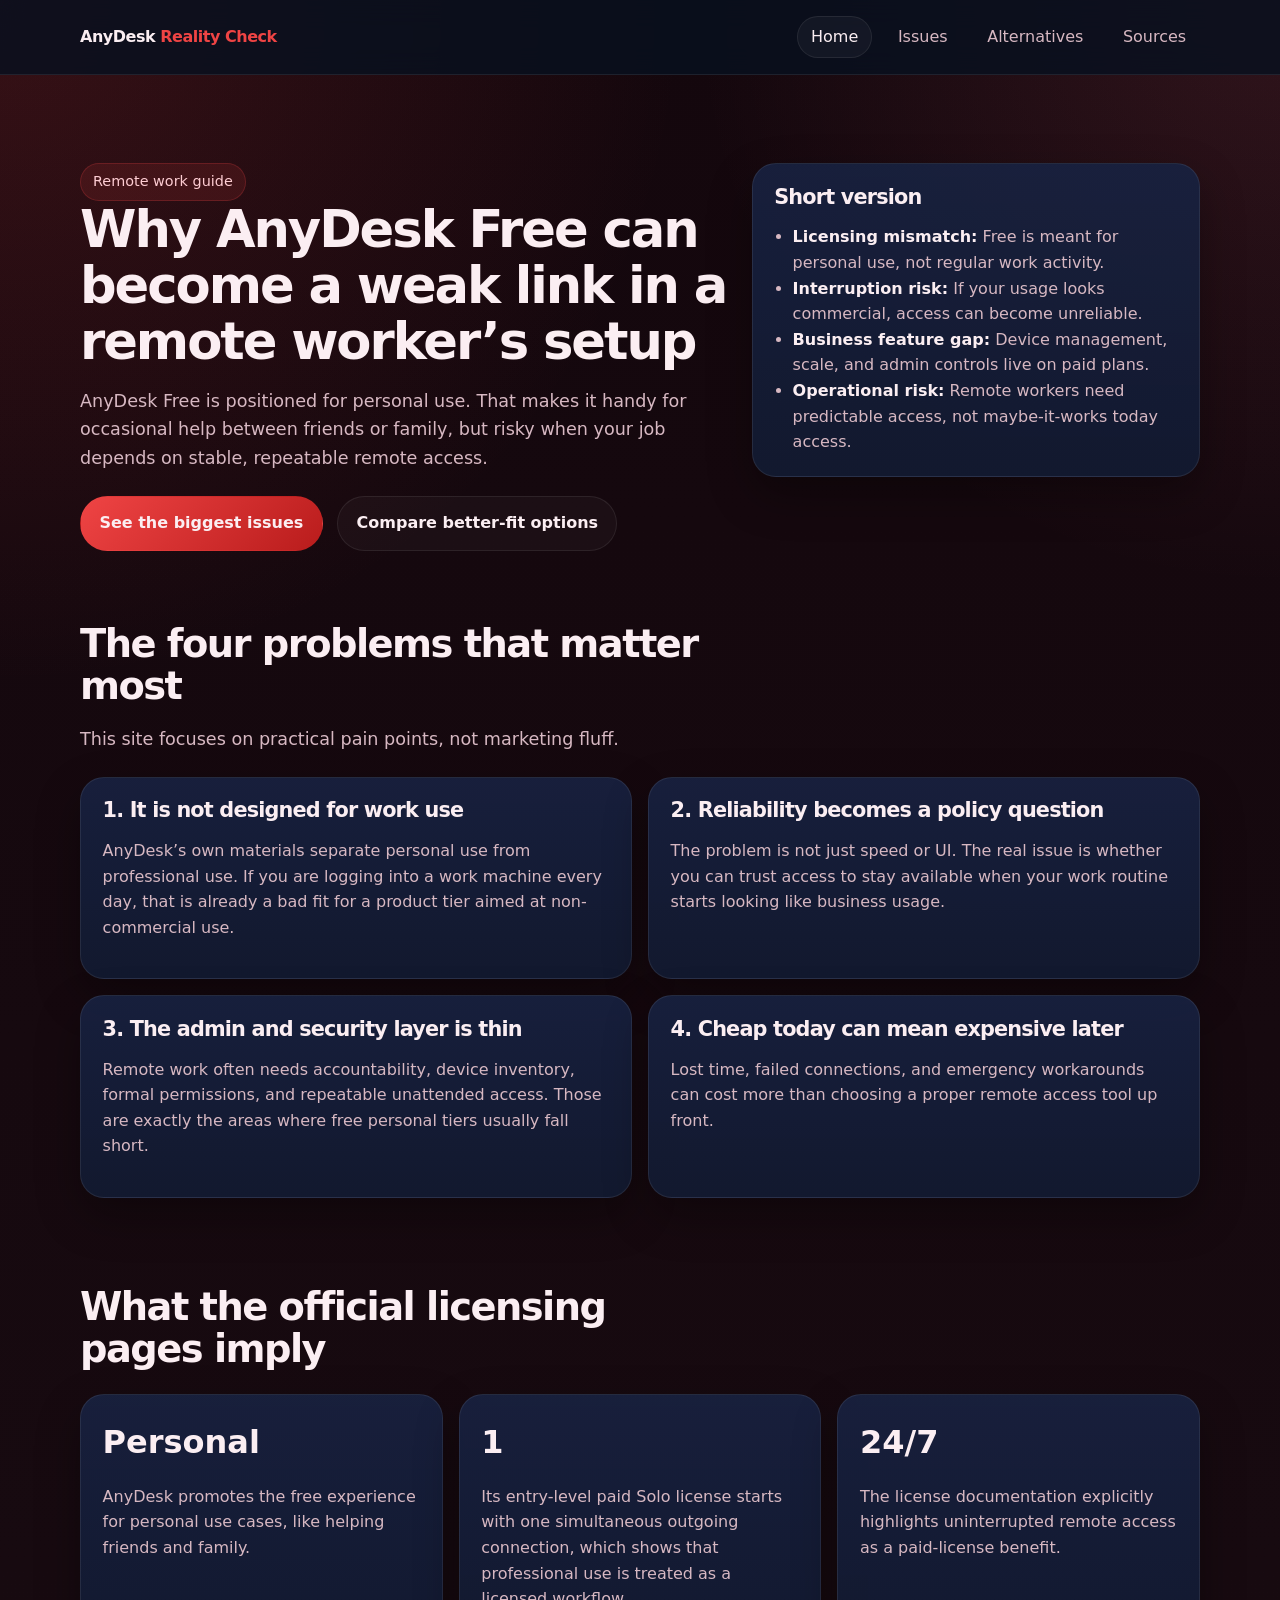
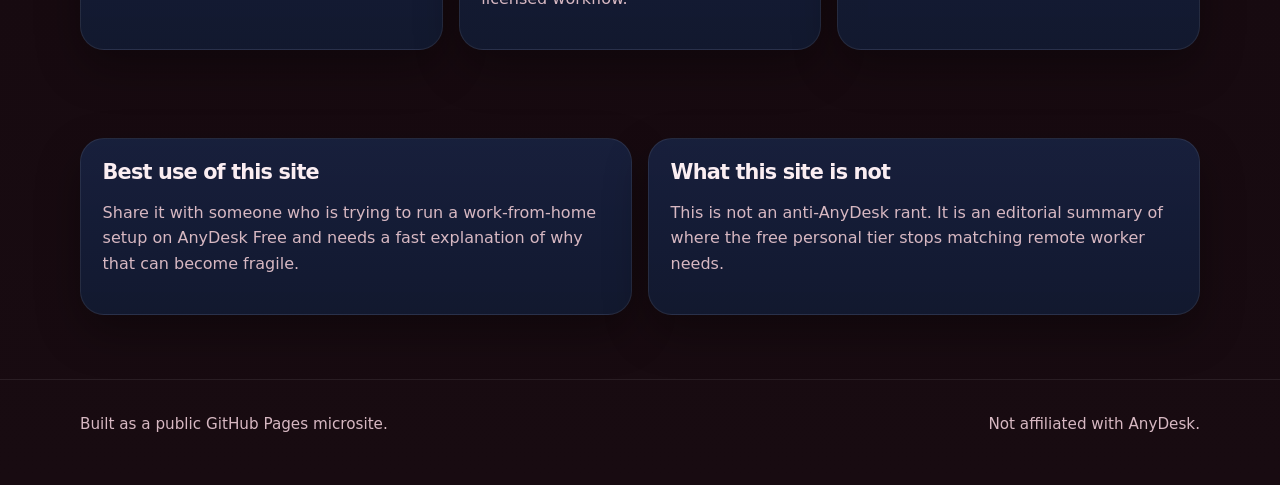
<file: index.html>
<!DOCTYPE html>
<html lang="en">
<head>
  <meta charset="UTF-8">
  <meta name="viewport" content="width=device-width, initial-scale=1.0">
  <title>AnyDesk Free Tier and Remote Work</title>
  <meta name="description" content="A practical guide to the biggest pain points remote workers hit when relying on AnyDesk Free for everyday work.">
  <link rel="stylesheet" href="styles.css">
</head>
<body>
  <header class="site-header">
    <div class="container nav-wrap">
      <a class="brand" href="index.html">AnyDesk <span>Reality Check</span></a>
      <nav>
        <a class="active" href="index.html">Home</a>
        <a href="issues.html">Issues</a>
        <a href="alternatives.html">Alternatives</a>
        <a href="sources.html">Sources</a>
      </nav>
    </div>
  </header>

  <main>
    <section class="hero">
      <div class="container hero-grid">
        <div>
          <div class="kicker">Remote work guide</div>
          <h1>Why AnyDesk Free can become a weak link in a remote worker’s setup</h1>
          <p class="lead">
            AnyDesk Free is positioned for personal use. That makes it handy for occasional help between friends or family, but risky when your job depends on stable, repeatable remote access.
          </p>
          <div class="cta-row">
            <a class="button primary" href="issues.html">See the biggest issues</a>
            <a class="button" href="alternatives.html">Compare better-fit options</a>
          </div>
        </div>

        <aside class="card hero-panel">
          <h3>Short version</h3>
          <ul>
            <li><strong>Licensing mismatch:</strong> Free is meant for personal use, not regular work activity.</li>
            <li><strong>Interruption risk:</strong> If your usage looks commercial, access can become unreliable.</li>
            <li><strong>Business feature gap:</strong> Device management, scale, and admin controls live on paid plans.</li>
            <li><strong>Operational risk:</strong> Remote workers need predictable access, not maybe-it-works today access.</li>
          </ul>
        </aside>
      </div>
    </section>

    <section class="section">
      <div class="container">
        <div class="section-heading">
          <h2>The four problems that matter most</h2>
          <p class="lead">This site focuses on practical pain points, not marketing fluff.</p>
        </div>

        <div class="grid-2">
          <article class="card">
            <h3>1. It is not designed for work use</h3>
            <p>
              AnyDesk’s own materials separate personal use from professional use. If you are logging into a work machine every day, that is already a bad fit for a product tier aimed at non-commercial use.
            </p>
          </article>

          <article class="card">
            <h3>2. Reliability becomes a policy question</h3>
            <p>
              The problem is not just speed or UI. The real issue is whether you can trust access to stay available when your work routine starts looking like business usage.
            </p>
          </article>

          <article class="card">
            <h3>3. The admin and security layer is thin</h3>
            <p>
              Remote work often needs accountability, device inventory, formal permissions, and repeatable unattended access. Those are exactly the areas where free personal tiers usually fall short.
            </p>
          </article>

          <article class="card">
            <h3>4. Cheap today can mean expensive later</h3>
            <p>
              Lost time, failed connections, and emergency workarounds can cost more than choosing a proper remote access tool up front.
            </p>
          </article>
        </div>
      </div>
    </section>

    <section class="section">
      <div class="container">
        <div class="section-heading">
          <h2>What the official licensing pages imply</h2>
        </div>

        <div class="grid-3">
          <article class="stat">
            <div class="stat-number">Personal</div>
            <p>AnyDesk promotes the free experience for personal use cases, like helping friends and family.</p>
          </article>

          <article class="stat">
            <div class="stat-number">1</div>
            <p>Its entry-level paid Solo license starts with one simultaneous outgoing connection, which shows that professional use is treated as a licensed workflow.</p>
          </article>

          <article class="stat">
            <div class="stat-number">24/7</div>
            <p>The license documentation explicitly highlights uninterrupted remote access as a paid-license benefit.</p>
          </article>
        </div>
      </div>
    </section>

    <section class="section">
      <div class="container grid-2">
        <article class="note-box">
          <h3>Best use of this site</h3>
          <p>
            Share it with someone who is trying to run a work-from-home setup on AnyDesk Free and needs a fast explanation of why that can become fragile.
          </p>
        </article>

        <article class="note-box">
          <h3>What this site is not</h3>
          <p>
            This is not an anti-AnyDesk rant. It is an editorial summary of where the free personal tier stops matching remote worker needs.
          </p>
        </article>
      </div>
    </section>
  </main>

  <footer class="site-footer">
    <div class="container footer-grid small">
      <div>Built as a public GitHub Pages microsite.</div>
      <div>Not affiliated with AnyDesk.</div>
    </div>
  </footer>
</body>
</html>
</file>
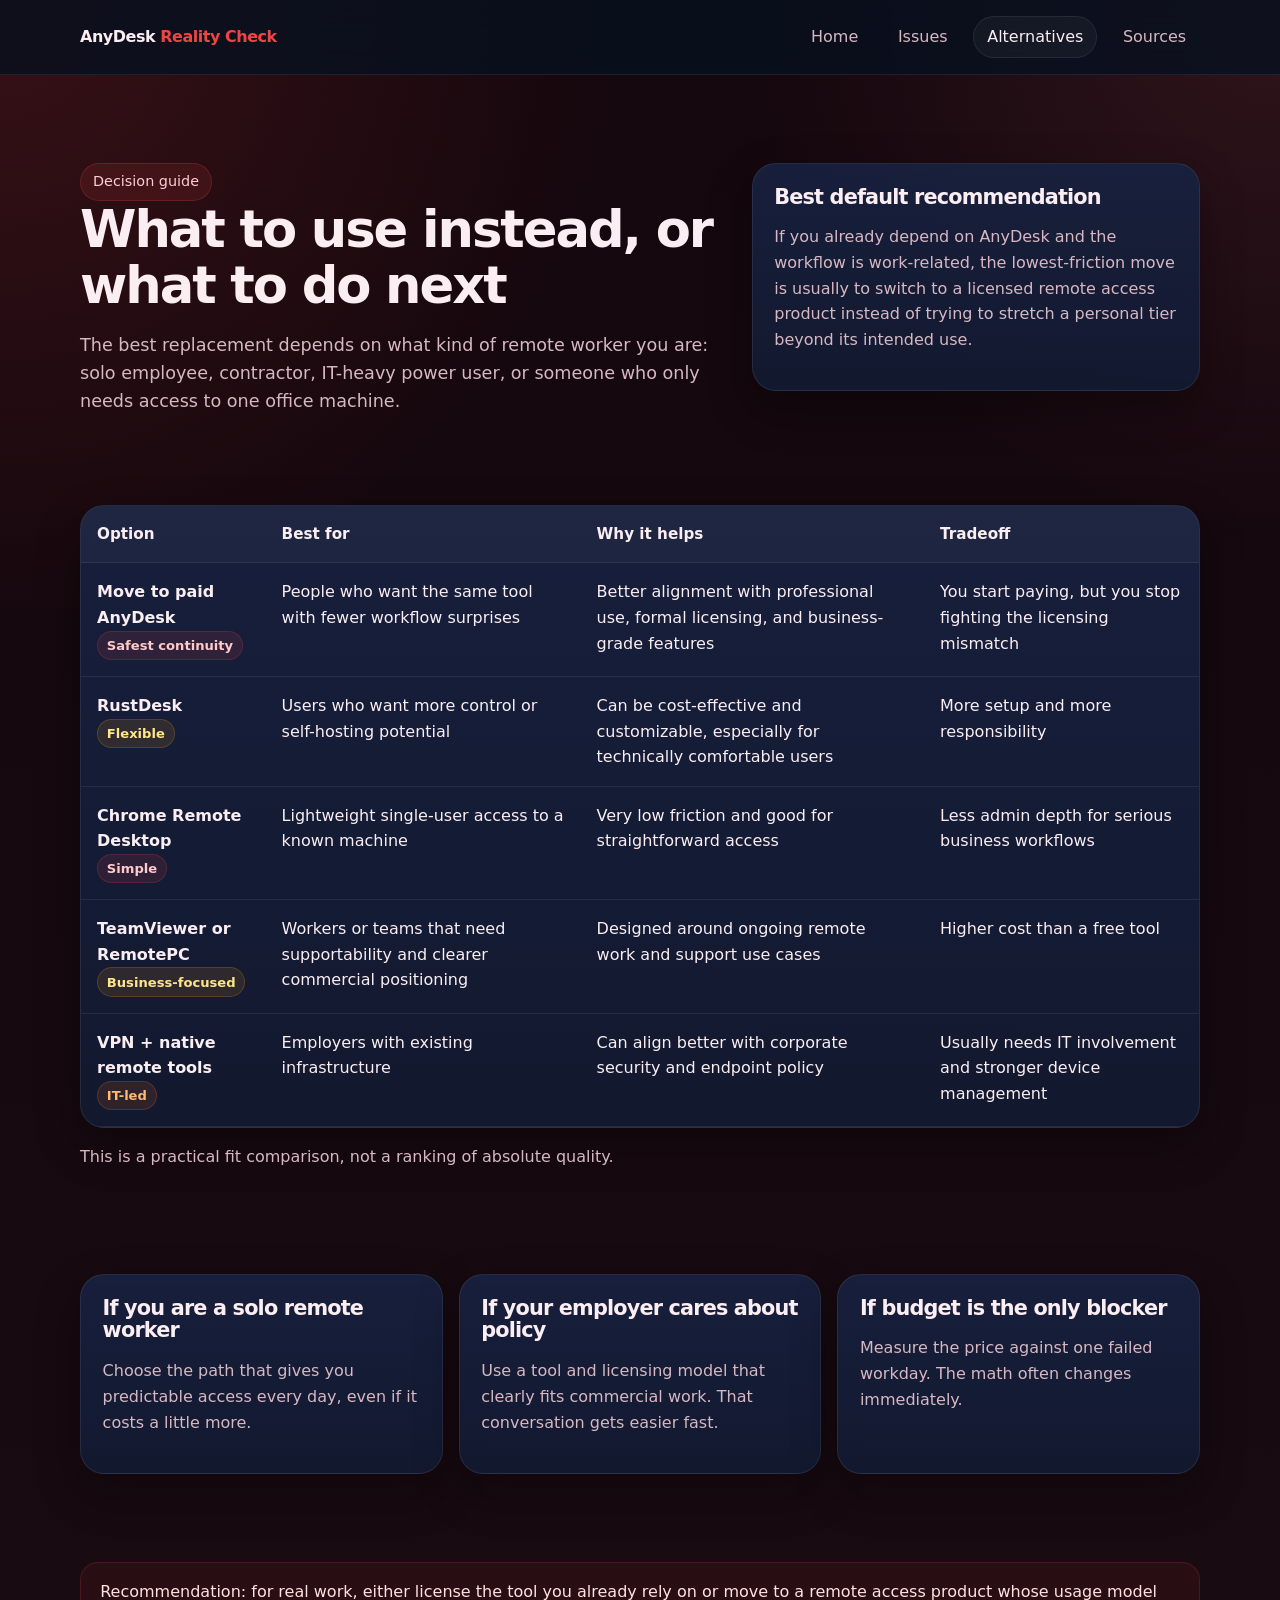
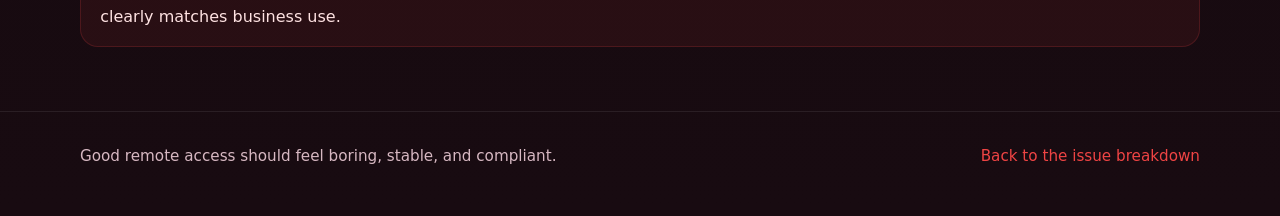
<file: alternatives.html>
<!DOCTYPE html>
<html lang="en">
<head>
  <meta charset="UTF-8">
  <meta name="viewport" content="width=device-width, initial-scale=1.0">
  <title>Alternatives to AnyDesk Free for Remote Workers</title>
  <meta name="description" content="A practical comparison of paths remote workers can take instead of relying on AnyDesk Free.">
  <link rel="stylesheet" href="styles.css">
</head>
<body>
  <header class="site-header">
    <div class="container nav-wrap">
      <a class="brand" href="index.html">AnyDesk <span>Reality Check</span></a>
      <nav>
        <a href="index.html">Home</a>
        <a href="issues.html">Issues</a>
        <a class="active" href="alternatives.html">Alternatives</a>
        <a href="sources.html">Sources</a>
      </nav>
    </div>
  </header>

  <main>
    <section class="page-hero">
      <div class="container page-hero-grid">
        <div>
          <div class="kicker">Decision guide</div>
          <h1>What to use instead, or what to do next</h1>
          <p class="lead">
            The best replacement depends on what kind of remote worker you are: solo employee, contractor, IT-heavy power user, or someone who only needs access to one office machine.
          </p>
        </div>

        <aside class="decision-box">
          <h3>Best default recommendation</h3>
          <p>
            If you already depend on AnyDesk and the workflow is work-related, the lowest-friction move is usually to switch to a licensed remote access product instead of trying to stretch a personal tier beyond its intended use.
          </p>
        </aside>
      </div>
    </section>

    <section class="section">
      <div class="container">
        <div class="compare-table-wrap">
          <table>
            <thead>
              <tr>
                <th>Option</th>
                <th>Best for</th>
                <th>Why it helps</th>
                <th>Tradeoff</th>
              </tr>
            </thead>
            <tbody>
              <tr>
                <td><strong>Move to paid AnyDesk</strong><br><span class="badge">Safest continuity</span></td>
                <td>People who want the same tool with fewer workflow surprises</td>
                <td>Better alignment with professional use, formal licensing, and business-grade features</td>
                <td>You start paying, but you stop fighting the licensing mismatch</td>
              </tr>
              <tr>
                <td><strong>RustDesk</strong><br><span class="badge warn">Flexible</span></td>
                <td>Users who want more control or self-hosting potential</td>
                <td>Can be cost-effective and customizable, especially for technically comfortable users</td>
                <td>More setup and more responsibility</td>
              </tr>
              <tr>
                <td><strong>Chrome Remote Desktop</strong><br><span class="badge">Simple</span></td>
                <td>Lightweight single-user access to a known machine</td>
                <td>Very low friction and good for straightforward access</td>
                <td>Less admin depth for serious business workflows</td>
              </tr>
              <tr>
                <td><strong>TeamViewer or RemotePC</strong><br><span class="badge warn">Business-focused</span></td>
                <td>Workers or teams that need supportability and clearer commercial positioning</td>
                <td>Designed around ongoing remote work and support use cases</td>
                <td>Higher cost than a free tool</td>
              </tr>
              <tr>
                <td><strong>VPN + native remote tools</strong><br><span class="badge danger">IT-led</span></td>
                <td>Employers with existing infrastructure</td>
                <td>Can align better with corporate security and endpoint policy</td>
                <td>Usually needs IT involvement and stronger device management</td>
              </tr>
            </tbody>
          </table>
        </div>
        <p class="table-note">This is a practical fit comparison, not a ranking of absolute quality.</p>
      </div>
    </section>

    <section class="section">
      <div class="container grid-3">
        <article class="card">
          <h3>If you are a solo remote worker</h3>
          <p>Choose the path that gives you predictable access every day, even if it costs a little more.</p>
        </article>
        <article class="card">
          <h3>If your employer cares about policy</h3>
          <p>Use a tool and licensing model that clearly fits commercial work. That conversation gets easier fast.</p>
        </article>
        <article class="card">
          <h3>If budget is the only blocker</h3>
          <p>Measure the price against one failed workday. The math often changes immediately.</p>
        </article>
      </div>
    </section>

    <section class="section">
      <div class="container">
        <div class="callout">
          Recommendation: for real work, either license the tool you already rely on or move to a remote access product whose usage model clearly matches business use.
        </div>
      </div>
    </section>
  </main>

  <footer class="site-footer">
    <div class="container footer-grid small">
      <div>Good remote access should feel boring, stable, and compliant.</div>
      <div><a href="issues.html">Back to the issue breakdown</a></div>
    </div>
  </footer>
</body>
</html>
</file>
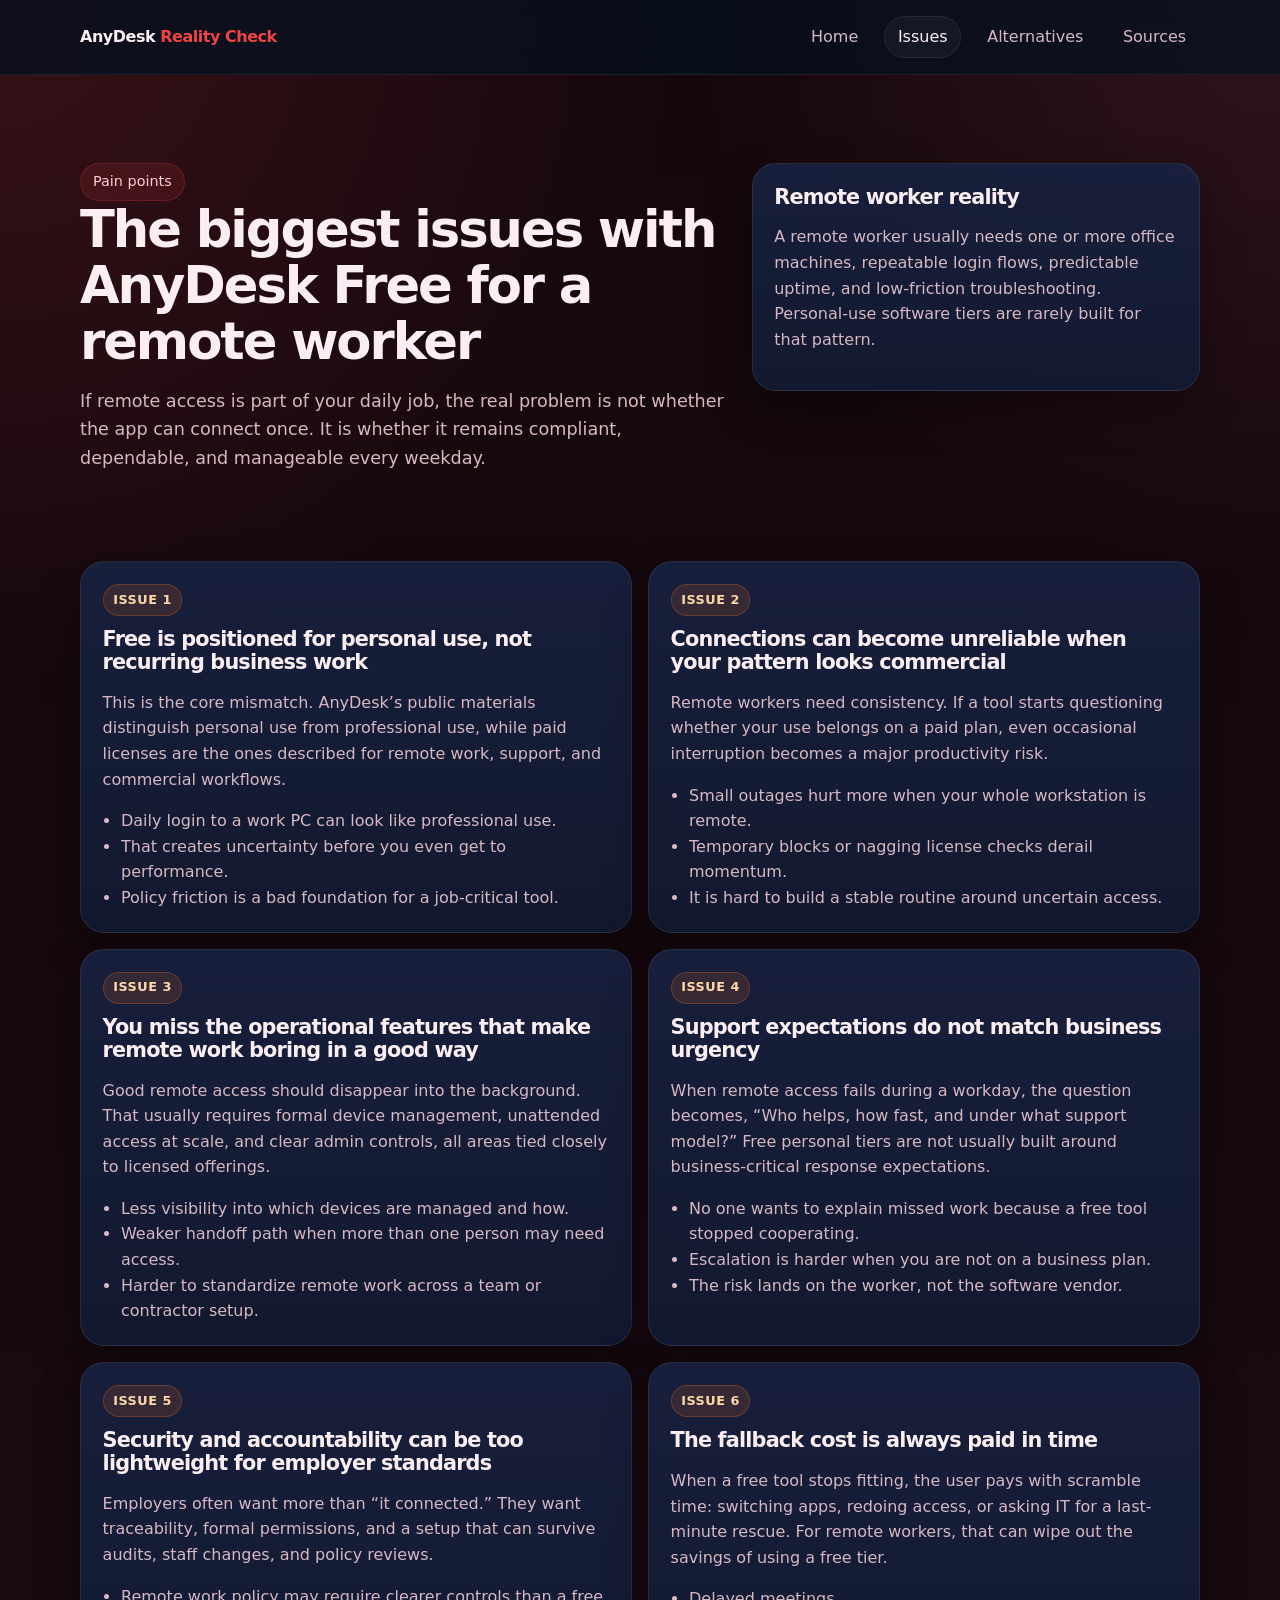
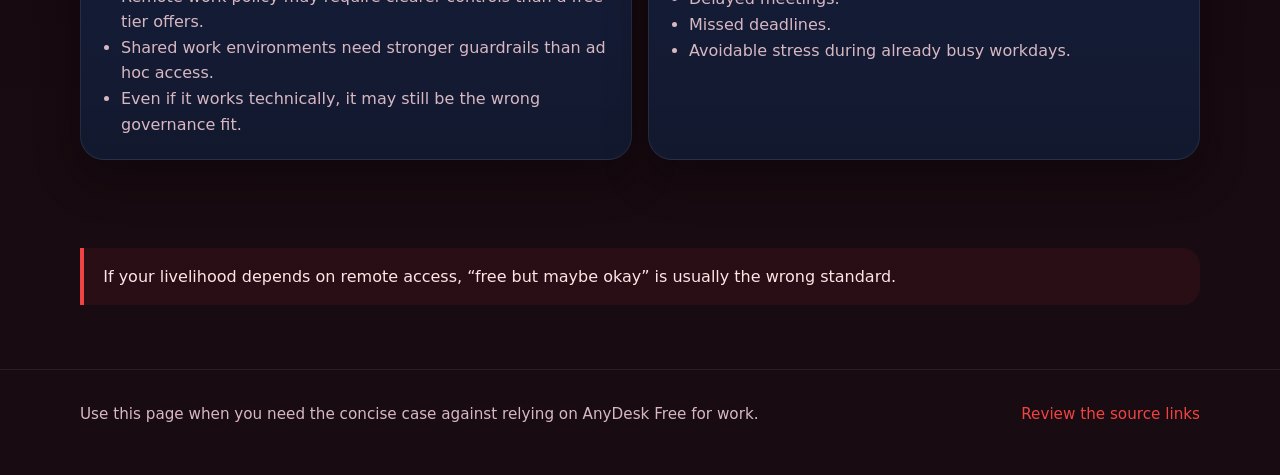
<file: issues.html>
<!DOCTYPE html>
<html lang="en">
<head>
  <meta charset="UTF-8">
  <meta name="viewport" content="width=device-width, initial-scale=1.0">
  <title>Main Issues with AnyDesk Free for Remote Workers</title>
  <meta name="description" content="A deeper look at the main issues remote workers can run into when depending on AnyDesk Free.">
  <link rel="stylesheet" href="styles.css">
</head>
<body>
  <header class="site-header">
    <div class="container nav-wrap">
      <a class="brand" href="index.html">AnyDesk <span>Reality Check</span></a>
      <nav>
        <a href="index.html">Home</a>
        <a class="active" href="issues.html">Issues</a>
        <a href="alternatives.html">Alternatives</a>
        <a href="sources.html">Sources</a>
      </nav>
    </div>
  </header>

  <main>
    <section class="page-hero">
      <div class="container page-hero-grid">
        <div>
          <div class="kicker">Pain points</div>
          <h1>The biggest issues with AnyDesk Free for a remote worker</h1>
          <p class="lead">
            If remote access is part of your daily job, the real problem is not whether the app can connect once. It is whether it remains compliant, dependable, and manageable every weekday.
          </p>
        </div>
        <aside class="card hero-panel">
          <h3>Remote worker reality</h3>
          <p>
            A remote worker usually needs one or more office machines, repeatable login flows, predictable uptime, and low-friction troubleshooting. Personal-use software tiers are rarely built for that pattern.
          </p>
        </aside>
      </div>
    </section>

    <section class="section">
      <div class="container grid-2">
        <article class="issue">
          <div class="issue-label">Issue 1</div>
          <h3>Free is positioned for personal use, not recurring business work</h3>
          <p>
            This is the core mismatch. AnyDesk’s public materials distinguish personal use from professional use, while paid licenses are the ones described for remote work, support, and commercial workflows.
          </p>
          <ul>
            <li>Daily login to a work PC can look like professional use.</li>
            <li>That creates uncertainty before you even get to performance.</li>
            <li>Policy friction is a bad foundation for a job-critical tool.</li>
          </ul>
        </article>

        <article class="issue">
          <div class="issue-label">Issue 2</div>
          <h3>Connections can become unreliable when your pattern looks commercial</h3>
          <p>
            Remote workers need consistency. If a tool starts questioning whether your use belongs on a paid plan, even occasional interruption becomes a major productivity risk.
          </p>
          <ul>
            <li>Small outages hurt more when your whole workstation is remote.</li>
            <li>Temporary blocks or nagging license checks derail momentum.</li>
            <li>It is hard to build a stable routine around uncertain access.</li>
          </ul>
        </article>

        <article class="issue">
          <div class="issue-label">Issue 3</div>
          <h3>You miss the operational features that make remote work boring in a good way</h3>
          <p>
            Good remote access should disappear into the background. That usually requires formal device management, unattended access at scale, and clear admin controls, all areas tied closely to licensed offerings.
          </p>
          <ul>
            <li>Less visibility into which devices are managed and how.</li>
            <li>Weaker handoff path when more than one person may need access.</li>
            <li>Harder to standardize remote work across a team or contractor setup.</li>
          </ul>
        </article>

        <article class="issue">
          <div class="issue-label">Issue 4</div>
          <h3>Support expectations do not match business urgency</h3>
          <p>
            When remote access fails during a workday, the question becomes, “Who helps, how fast, and under what support model?” Free personal tiers are not usually built around business-critical response expectations.
          </p>
          <ul>
            <li>No one wants to explain missed work because a free tool stopped cooperating.</li>
            <li>Escalation is harder when you are not on a business plan.</li>
            <li>The risk lands on the worker, not the software vendor.</li>
          </ul>
        </article>

        <article class="issue">
          <div class="issue-label">Issue 5</div>
          <h3>Security and accountability can be too lightweight for employer standards</h3>
          <p>
            Employers often want more than “it connected.” They want traceability, formal permissions, and a setup that can survive audits, staff changes, and policy reviews.
          </p>
          <ul>
            <li>Remote work policy may require clearer controls than a free tier offers.</li>
            <li>Shared work environments need stronger guardrails than ad hoc access.</li>
            <li>Even if it works technically, it may still be the wrong governance fit.</li>
          </ul>
        </article>

        <article class="issue">
          <div class="issue-label">Issue 6</div>
          <h3>The fallback cost is always paid in time</h3>
          <p>
            When a free tool stops fitting, the user pays with scramble time: switching apps, redoing access, or asking IT for a last-minute rescue. For remote workers, that can wipe out the savings of using a free tier.
          </p>
          <ul>
            <li>Delayed meetings.</li>
            <li>Missed deadlines.</li>
            <li>Avoidable stress during already busy workdays.</li>
          </ul>
        </article>
      </div>
    </section>

    <section class="section">
      <div class="container">
        <blockquote class="quote">
          If your livelihood depends on remote access, “free but maybe okay” is usually the wrong standard.
        </blockquote>
      </div>
    </section>
  </main>

  <footer class="site-footer">
    <div class="container footer-grid small">
      <div>Use this page when you need the concise case against relying on AnyDesk Free for work.</div>
      <div><a href="sources.html">Review the source links</a></div>
    </div>
  </footer>
</body>
</html>
</file>
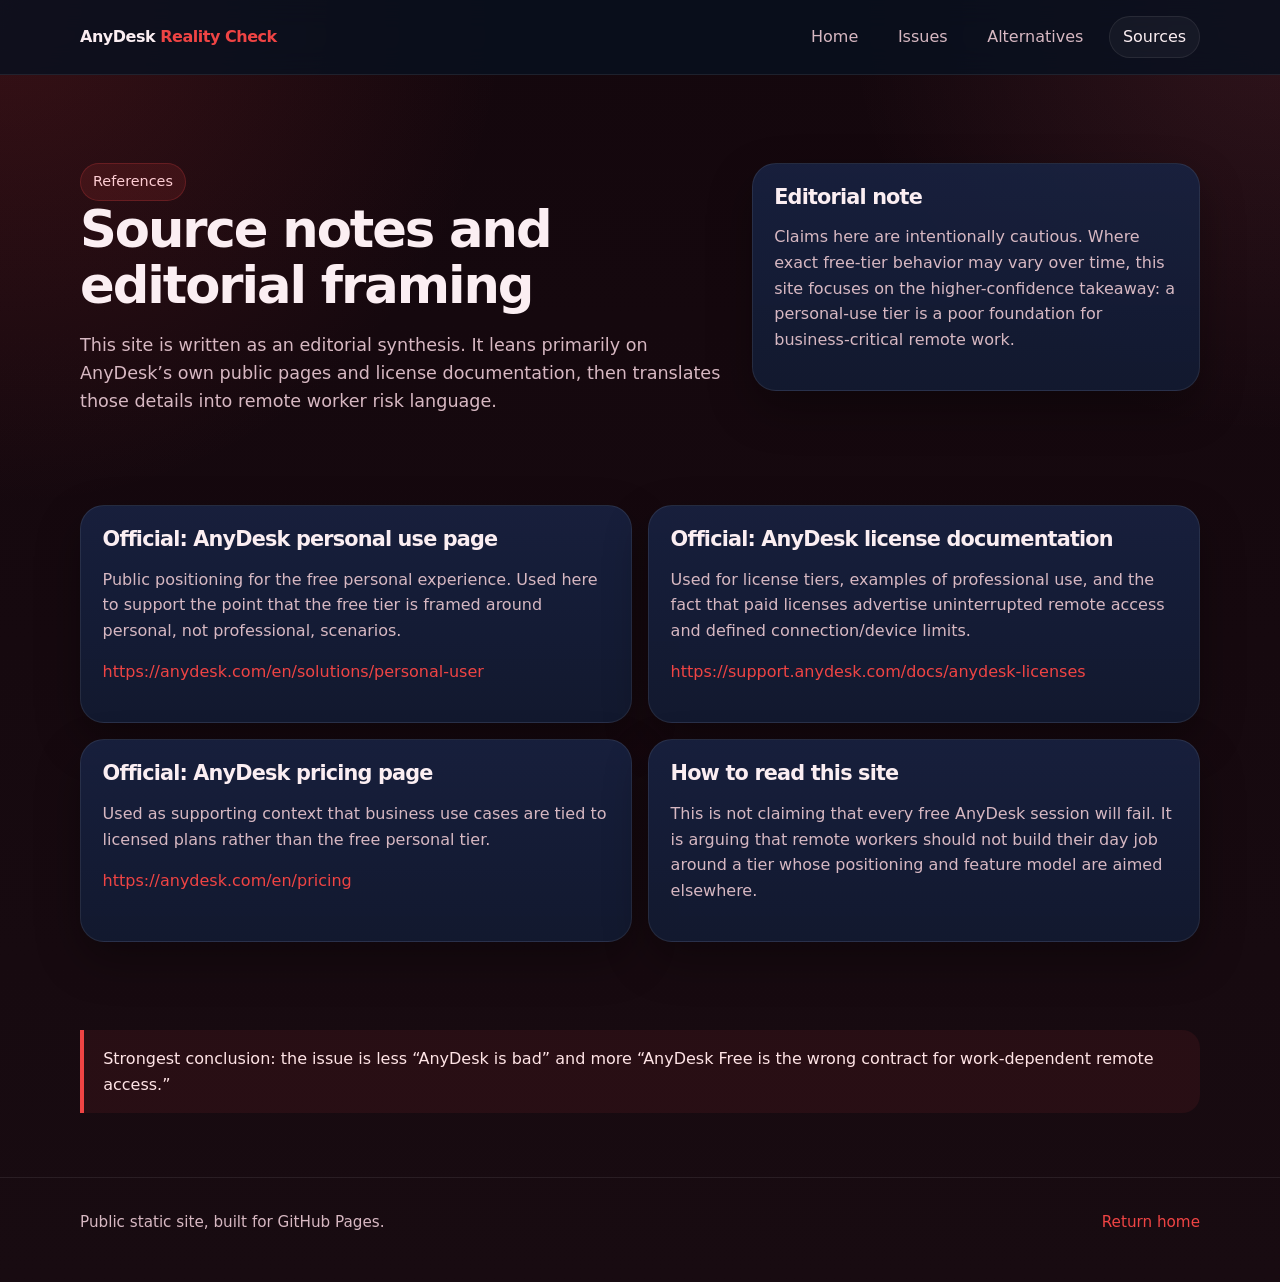
<file: sources.html>
<!DOCTYPE html>
<html lang="en">
<head>
  <meta charset="UTF-8">
  <meta name="viewport" content="width=device-width, initial-scale=1.0">
  <title>Sources and Notes</title>
  <meta name="description" content="Source notes for the AnyDesk Free remote work site.">
  <link rel="stylesheet" href="styles.css">
</head>
<body>
  <header class="site-header">
    <div class="container nav-wrap">
      <a class="brand" href="index.html">AnyDesk <span>Reality Check</span></a>
      <nav>
        <a href="index.html">Home</a>
        <a href="issues.html">Issues</a>
        <a href="alternatives.html">Alternatives</a>
        <a class="active" href="sources.html">Sources</a>
      </nav>
    </div>
  </header>

  <main>
    <section class="page-hero">
      <div class="container page-hero-grid">
        <div>
          <div class="kicker">References</div>
          <h1>Source notes and editorial framing</h1>
          <p class="lead">
            This site is written as an editorial synthesis. It leans primarily on AnyDesk’s own public pages and license documentation, then translates those details into remote worker risk language.
          </p>
        </div>
        <aside class="note-box">
          <h3>Editorial note</h3>
          <p>
            Claims here are intentionally cautious. Where exact free-tier behavior may vary over time, this site focuses on the higher-confidence takeaway: a personal-use tier is a poor foundation for business-critical remote work.
          </p>
        </aside>
      </div>
    </section>

    <section class="section">
      <div class="container grid-2">
        <article class="source-item">
          <h3>Official: AnyDesk personal use page</h3>
          <p>
            Public positioning for the free personal experience. Used here to support the point that the free tier is framed around personal, not professional, scenarios.
          </p>
          <p><a href="https://anydesk.com/en/solutions/personal-user" target="_blank" rel="noopener noreferrer">https://anydesk.com/en/solutions/personal-user</a></p>
        </article>

        <article class="source-item">
          <h3>Official: AnyDesk license documentation</h3>
          <p>
            Used for license tiers, examples of professional use, and the fact that paid licenses advertise uninterrupted remote access and defined connection/device limits.
          </p>
          <p><a href="https://support.anydesk.com/docs/anydesk-licenses" target="_blank" rel="noopener noreferrer">https://support.anydesk.com/docs/anydesk-licenses</a></p>
        </article>

        <article class="source-item">
          <h3>Official: AnyDesk pricing page</h3>
          <p>
            Used as supporting context that business use cases are tied to licensed plans rather than the free personal tier.
          </p>
          <p><a href="https://anydesk.com/en/pricing" target="_blank" rel="noopener noreferrer">https://anydesk.com/en/pricing</a></p>
        </article>

        <article class="source-item">
          <h3>How to read this site</h3>
          <p>
            This is not claiming that every free AnyDesk session will fail. It is arguing that remote workers should not build their day job around a tier whose positioning and feature model are aimed elsewhere.
          </p>
        </article>
      </div>
    </section>

    <section class="section">
      <div class="container">
        <blockquote class="quote">
          Strongest conclusion: the issue is less “AnyDesk is bad” and more “AnyDesk Free is the wrong contract for work-dependent remote access.”
        </blockquote>
      </div>
    </section>
  </main>

  <footer class="site-footer">
    <div class="container footer-grid small">
      <div>Public static site, built for GitHub Pages.</div>
      <div><a href="index.html">Return home</a></div>
    </div>
  </footer>
</body>
</html>
</file>
<file: styles.css>
:root {
  --bg: #180b11;
  --panel: #2a1218;
  --panel-soft: #3a1620;
  --text: #fbeef2;
  --muted: #d7b8c2;
  --accent: #ef4444;
  --accent-2: #fb7185;
  --warn: #f59e0b;
  --danger: #f97316;
  --border: rgba(255, 255, 255, 0.08);
  --shadow: 0 18px 45px rgba(0, 0, 0, 0.32);
  --max: 1120px;
}

* {
  box-sizing: border-box;
}

html {
  scroll-behavior: smooth;
}

body {
  margin: 0;
  font-family: Inter, ui-sans-serif, system-ui, -apple-system, BlinkMacSystemFont, "Segoe UI", sans-serif;
  background:
    radial-gradient(circle at top left, rgba(239, 68, 68, 0.16), transparent 28%),
    radial-gradient(circle at top right, rgba(251, 113, 133, 0.12), transparent 24%),
    linear-gradient(180deg, #14070d 0%, #180b11 100%);
  color: var(--text);
  min-height: 100vh;
  line-height: 1.6;
}

a {
  color: var(--accent);
  text-decoration: none;
}

img {
  max-width: 100%;
}

.container {
  width: min(calc(100% - 2rem), var(--max));
  margin: 0 auto;
}

.site-header {
  position: sticky;
  top: 0;
  z-index: 10;
  backdrop-filter: blur(14px);
  background: rgba(8, 16, 31, 0.82);
  border-bottom: 1px solid var(--border);
}

.nav-wrap {
  display: flex;
  align-items: center;
  justify-content: space-between;
  gap: 1rem;
  padding: 1rem 0;
}

.brand {
  font-weight: 800;
  letter-spacing: -0.03em;
  color: var(--text);
}

.brand span {
  color: var(--accent);
}

nav {
  display: flex;
  flex-wrap: wrap;
  gap: 0.75rem;
}

nav a {
  color: var(--muted);
  padding: 0.45rem 0.8rem;
  border-radius: 999px;
  border: 1px solid transparent;
  transition: 0.2s ease;
}

nav a:hover,
nav a.active {
  color: var(--text);
  border-color: var(--border);
  background: rgba(255, 255, 255, 0.04);
}

.hero,
.page-hero {
  padding: 5.5rem 0 3rem;
}

.hero-grid,
.page-hero-grid {
  display: grid;
  grid-template-columns: 1.3fr 0.9fr;
  gap: 1.5rem;
  align-items: start;
}

.kicker {
  display: inline-flex;
  align-items: center;
  gap: 0.45rem;
  font-size: 0.9rem;
  color: #fecdd3;
  background: rgba(239, 68, 68, 0.12);
  padding: 0.4rem 0.75rem;
  border-radius: 999px;
  border: 1px solid rgba(239, 68, 68, 0.22);
}

h1,
h2,
h3 {
  line-height: 1.1;
  letter-spacing: -0.04em;
  margin: 0 0 1rem;
}

h1 {
  font-size: clamp(2.5rem, 4vw, 4.5rem);
}

h2 {
  font-size: clamp(1.8rem, 3vw, 2.7rem);
}

h3 {
  font-size: 1.3rem;
}

.lead {
  font-size: 1.1rem;
  color: var(--muted);
  max-width: 64ch;
}

.cta-row {
  display: flex;
  flex-wrap: wrap;
  gap: 0.9rem;
  margin-top: 1.5rem;
}

.button {
  display: inline-flex;
  align-items: center;
  justify-content: center;
  gap: 0.45rem;
  padding: 0.85rem 1.15rem;
  border-radius: 999px;
  font-weight: 700;
  border: 1px solid var(--border);
  color: var(--text);
  background: rgba(255, 255, 255, 0.03);
}

.button.primary {
  background: linear-gradient(135deg, var(--accent), #b91c1c);
  border-color: transparent;
}

.card,
.stat,
.issue,
.source-item,
.decision-box,
.note-box,
.compare-table-wrap {
  background: linear-gradient(180deg, rgba(24, 34, 65, 0.9), rgba(18, 26, 49, 0.95));
  border: 1px solid var(--border);
  border-radius: 24px;
  box-shadow: var(--shadow);
}

.hero-panel {
  padding: 1.5rem;
}

.hero-panel ul {
  margin: 0;
  padding-left: 1.1rem;
  color: var(--muted);
}

.hero-panel strong,
.issue strong,
.note-box strong {
  color: var(--text);
}

.section {
  padding: 1.5rem 0 4rem;
}

.section-heading {
  max-width: 64ch;
  margin-bottom: 1.5rem;
}

.grid-3,
.grid-2 {
  display: grid;
  gap: 1rem;
}

.grid-3 {
  grid-template-columns: repeat(3, minmax(0, 1fr));
}

.grid-2 {
  grid-template-columns: repeat(2, minmax(0, 1fr));
}

.card,
.stat,
.issue,
.source-item,
.decision-box,
.note-box {
  padding: 1.35rem;
}

.card p,
.issue p,
.source-item p,
.decision-box p,
.note-box p,
.stat p,
li,
.table-note {
  color: var(--muted);
}

.stat-number {
  font-size: 2rem;
  font-weight: 800;
  color: var(--text);
}

.issue-label {
  display: inline-block;
  margin-bottom: 0.75rem;
  padding: 0.3rem 0.6rem;
  border-radius: 999px;
  font-size: 0.8rem;
  font-weight: 700;
  letter-spacing: 0.04em;
  text-transform: uppercase;
  color: #fed7aa;
  background: rgba(249, 115, 22, 0.14);
  border: 1px solid rgba(249, 115, 22, 0.25);
}

.issue ul,
.card ul,
.note-box ul {
  padding-left: 1.15rem;
  margin: 0.75rem 0 0;
}

.compare-table-wrap {
  overflow-x: auto;
  padding: 0;
}

table {
  width: 100%;
  border-collapse: collapse;
  min-width: 680px;
}

th,
td {
  padding: 1rem;
  text-align: left;
  border-bottom: 1px solid var(--border);
  vertical-align: top;
}

th {
  color: var(--text);
  font-size: 0.95rem;
  background: rgba(255, 255, 255, 0.03);
}

.badge {
  display: inline-block;
  padding: 0.2rem 0.55rem;
  border-radius: 999px;
  font-size: 0.82rem;
  font-weight: 700;
  background: rgba(239, 68, 68, 0.12);
  color: #fecaca;
  border: 1px solid rgba(239, 68, 68, 0.2);
}

.badge.warn {
  background: rgba(245, 158, 11, 0.12);
  color: #fde68a;
  border-color: rgba(245, 158, 11, 0.2);
}

.badge.danger {
  background: rgba(249, 115, 22, 0.12);
  color: #fdba74;
  border-color: rgba(249, 115, 22, 0.2);
}

.quote {
  margin: 0;
  padding: 1rem 1.2rem;
  border-left: 4px solid var(--accent);
  color: #ffe4e6;
  background: rgba(239, 68, 68, 0.08);
  border-radius: 0 18px 18px 0;
}

.callout {
  padding: 1rem 1.2rem;
  border-radius: 18px;
  background: rgba(239, 68, 68, 0.08);
  border: 1px solid rgba(239, 68, 68, 0.18);
  color: #fee2e2;
}

.site-footer {
  padding: 2rem 0 3rem;
  border-top: 1px solid var(--border);
  color: var(--muted);
}

.footer-grid {
  display: flex;
  flex-wrap: wrap;
  justify-content: space-between;
  gap: 1rem;
}

.small {
  font-size: 0.95rem;
}

@media (max-width: 900px) {
  .hero-grid,
  .page-hero-grid,
  .grid-3,
  .grid-2 {
    grid-template-columns: 1fr;
  }

  .hero,
  .page-hero {
    padding-top: 4rem;
  }

  .nav-wrap {
    align-items: flex-start;
    flex-direction: column;
  }
}

@media (max-width: 640px) {
  .container {
    width: min(calc(100% - 1.2rem), var(--max));
  }

  h1 {
    font-size: 2.35rem;
  }

  .button {
    width: 100%;
  }
}
</file>
